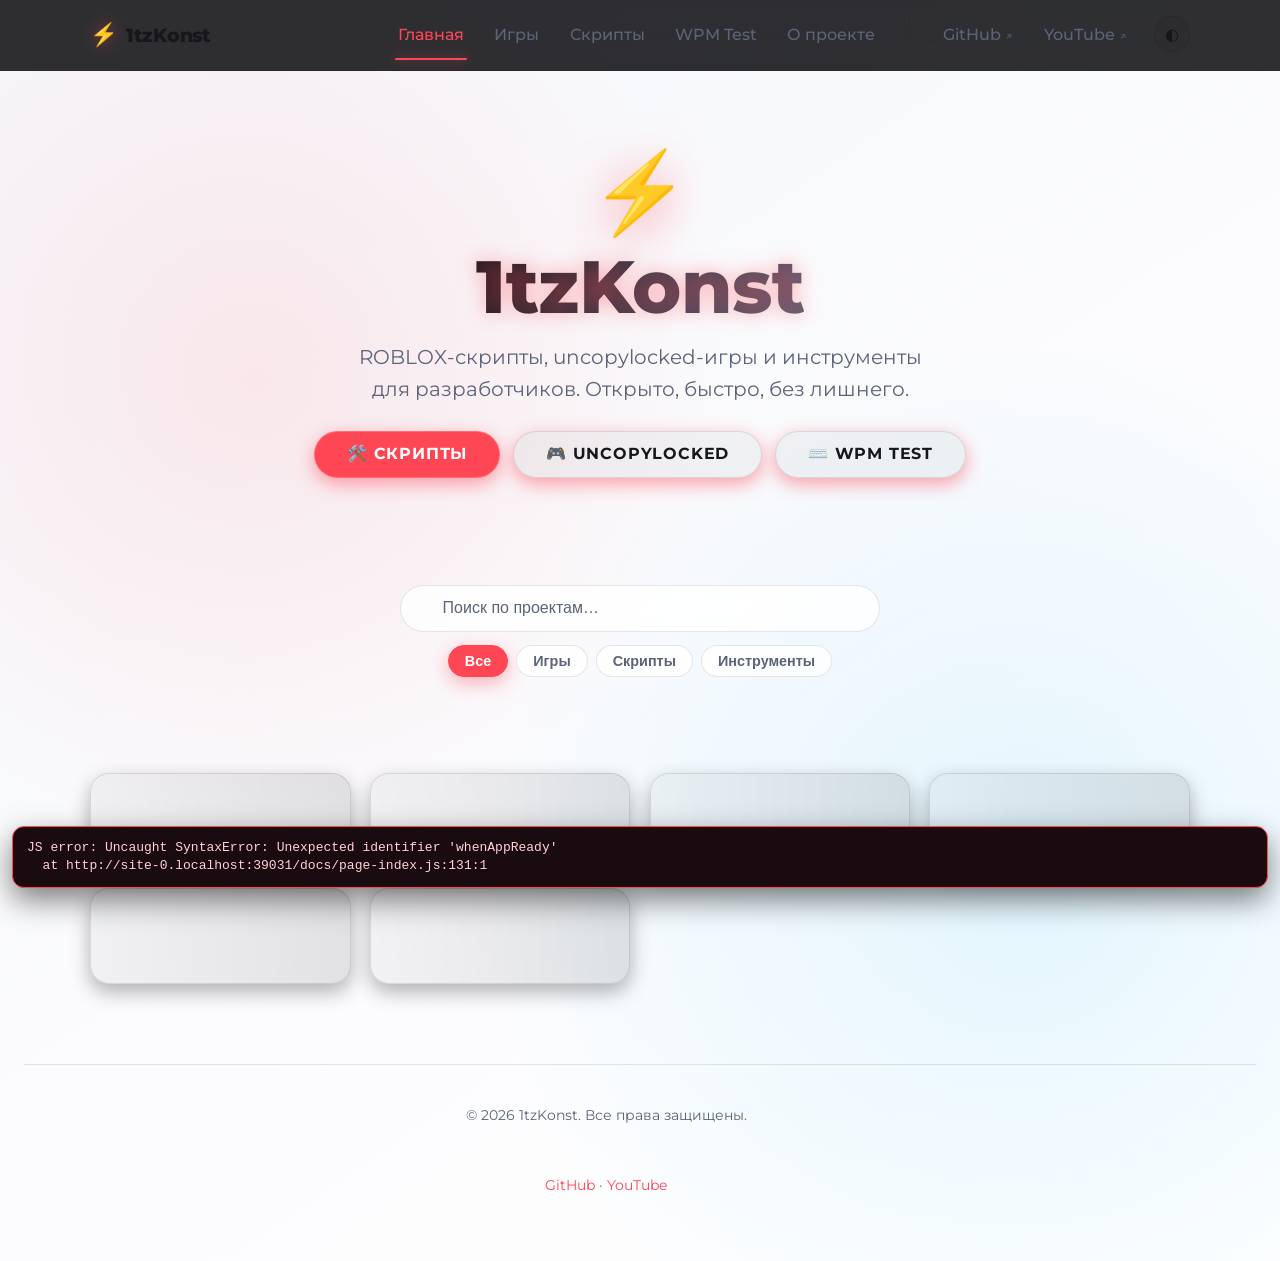
<file: docs/index.html>
<!DOCTYPE html>
<html lang="ru">
<head>
  <meta charset="UTF-8">
  <meta name="viewport" content="width=device-width, initial-scale=1.0, viewport-fit=cover">
  <meta name="theme-color" content="#0b0b0f">

  <title>1tzKonst — ROBLOX скрипты, uncopylocked игры и инструменты</title>
  <meta name="description" content="Официальный сайт 1tzKonst. ROBLOX скрипты (Solara), uncopylocked игры, WPM-тест и открытые инструменты.">
  <meta name="keywords" content="1tzKonst, ROBLOX, scripts, uncopylocked, Roblox games, solara, lua scripts, wpm test">
  <meta name="author" content="1tzKonst">
  <meta name="robots" content="index, follow">
  <link rel="canonical" href="https://itzkonstcreator.github.io/index.html">

  <!-- Open Graph -->
  <meta property="og:title" content="1tzKonst — ROBLOX скрипты, uncopylocked игры и инструменты">
  <meta property="og:description" content="ROBLOX скрипты (Solara), uncopylocked игры, WPM-тест и открытые инструменты.">
  <meta property="og:type" content="website">
  <meta property="og:url" content="https://itzkonstcreator.github.io/">
  <meta property="og:image" content="https://itzkonstcreator.github.io/docs/og-image.svg">
  <meta property="og:locale" content="ru_RU">

  <!-- Twitter -->
  <meta name="twitter:card" content="summary_large_image">
  <meta name="twitter:title" content="1tzKonst — ROBLOX скрипты, uncopylocked игры и инструменты">
  <meta name="twitter:description" content="ROBLOX скрипты (Solara), uncopylocked игры, WPM-тест и открытые инструменты.">
  <meta name="twitter:image" content="https://itzkonstcreator.github.io/docs/og-image.svg">

  <link rel="icon" type="image/svg+xml" href="favicon.svg">
  <link rel="apple-touch-icon" href="og-image.svg">
  <link rel="manifest" href="manifest.webmanifest">

  <link rel="preconnect" href="https://fonts.googleapis.com">
  <link rel="preconnect" href="https://fonts.gstatic.com" crossorigin>
  <link href="https://fonts.googleapis.com/css2?family=Montserrat:wght@400;500;600;700;800&display=swap" rel="stylesheet">

  <link rel="preload" href="styles.css" as="style">
  <link rel="stylesheet" href="styles.css">
  <link rel="preload" href="app.js" as="script">
  <script src="app.js" defer></script>
</head>
<body>
  <main id="main" class="container page">

    <!-- HERO -->
    <section class="hero reveal" style="--i:0">
      <span class="hero-mark" aria-hidden="true">⚡</span>
      <h1 class="hero-title">1tzKonst</h1>
      <p class="hero-subtitle">ROBLOX-скрипты, uncopylocked-игры и инструменты для разработчиков. Открыто, быстро, без лишнего.</p>
      <div class="hero-actions">
        <a href="scripts.html" class="btn">🛠️ Скрипты</a>
        <a href="uncopylocked.html" class="btn btn-ghost">🎮 Uncopylocked</a>
        <a href="wpmtest.html" class="btn btn-ghost">⌨️ WPM Test</a>
      </div>
      <div class="hero-stats" id="heroStats" aria-live="polite"></div>
    </section>

    <!-- SEARCH + FILTER -->
    <section class="toolbar reveal" style="--i:1" aria-label="Поиск и фильтры">
      <div class="search-bar">
        <span class="search-bar-icon" aria-hidden="true">🔍</span>
        <input type="search" id="searchInput" placeholder="Поиск по проектам…" aria-label="Поиск">
      </div>
      <div class="filter-chips" role="tablist" aria-label="Фильтр категорий">
        <button class="filter-chip filter-chip--active" data-filter="all" role="tab" aria-selected="true">Все</button>
        <button class="filter-chip" data-filter="games" role="tab" aria-selected="false">Игры</button>
        <button class="filter-chip" data-filter="scripts" role="tab" aria-selected="false">Скрипты</button>
        <button class="filter-chip" data-filter="tools" role="tab" aria-selected="false">Инструменты</button>
      </div>
    </section>

    <!-- FEATURED STRIP -->
    <section class="featured-strip reveal" style="--i:2" aria-label="Избранные проекты" id="featuredStrip">
      <!-- filled by JS -->
    </section>

    <!-- PROJECT GRID -->
    <section class="cards-grid cards-grid--filterable reveal" id="projects" aria-label="Все проекты">
      <!-- skeletons -->
      <a class="card-mini skeleton" style="height:96px"></a>
      <a class="card-mini skeleton" style="height:96px"></a>
      <a class="card-mini skeleton" style="height:96px"></a>
      <a class="card-mini skeleton" style="height:96px"></a>
      <a class="card-mini skeleton" style="height:96px"></a>
      <a class="card-mini skeleton" style="height:96px"></a>
    </section>

  </main>

  <script src="page-index.js" defer></script>
</body>
</html>
</file>
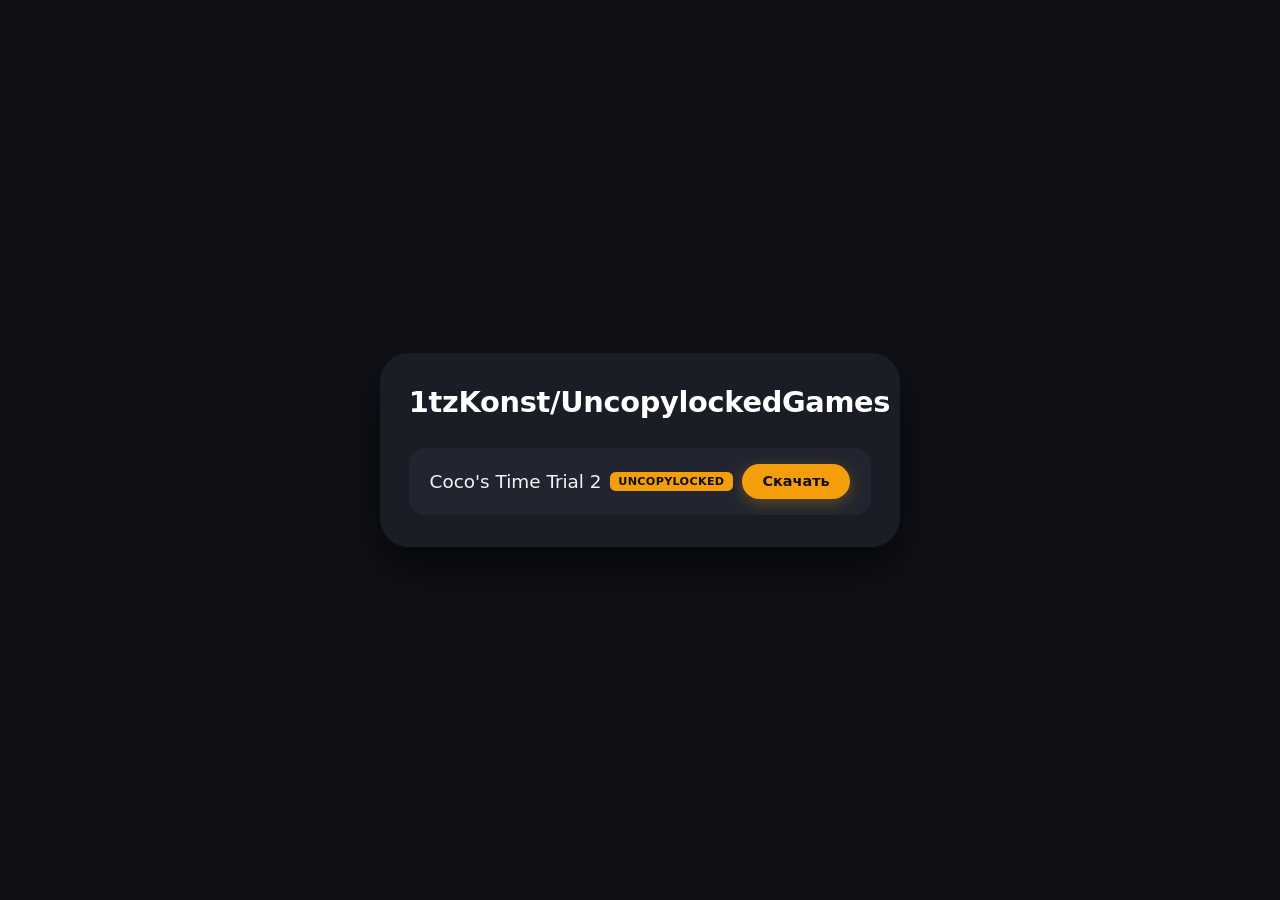
<file: uncopylocked.html>
<!DOCTYPE html>
<html lang="ru">
<head>
  <meta charset="UTF-8">
  <meta name="viewport" content="width=device-width, initial-scale=1.0">
  <title>1tzKonst/UncopylockedGames</title>
  <style>
    * {
      margin: 0;
      padding: 0;
      box-sizing: border-box;
    }

    body {
      background: #0f1117;
      font-family: 'Segoe UI', 'Inter', system-ui, sans-serif;
      min-height: 100vh;
      display: flex;
      align-items: center;
      justify-content: center;
      padding: 1.5rem;
      color: #e0e0e0;
    }

    .container {
      width: 100%;
      max-width: 520px;
      background: #1a1d26;
      border-radius: 1.8rem;
      padding: 2rem 1.8rem;
      box-shadow: 0 20px 40px rgba(0,0,0,0.6);
    }

    h1 {
      font-size: 1.8rem;
      font-weight: 600;
      color: #ffffff;
      margin-bottom: 1.8rem;
      text-align: center;
      letter-spacing: -0.3px;
    }

    .game-row {
      display: flex;
      align-items: center;
      justify-content: space-between;
      background: #22252f;
      border-radius: 1rem;
      padding: 1rem 1.3rem;
      transition: background 0.2s;
    }

    .game-row:hover {
      background: #292d38;
    }

    .game-name {
      font-size: 1.15rem;
      font-weight: 500;
      color: #f3f4f6;
      display: flex;
      align-items: center;
      gap: 0.5rem;
      flex-wrap: wrap;
    }

    .uncopylocked-tag {
      background: #f59e0b;
      color: #0f0f0f;
      font-size: 0.7rem;
      font-weight: 700;
      padding: 0.2rem 0.55rem;
      border-radius: 0.35rem;
      letter-spacing: 0.3px;
      text-transform: uppercase;
    }

    .download-link {
      background: #f59e0b;
      color: #0f0f0f;
      font-weight: 600;
      text-decoration: none;
      padding: 0.6rem 1.3rem;
      border-radius: 2rem;
      font-size: 0.9rem;
      transition: 0.2s;
      white-space: nowrap;
      box-shadow: 0 4px 14px rgba(245, 158, 11, 0.3);
    }

    .download-link:hover {
      background: #fbbf24;
      box-shadow: 0 6px 18px rgba(251, 191, 36, 0.5);
    }
  </style>
</head>
<body>
  <div class="container">
    <h1>1tzKonst/UncopylockedGames</h1>

    <div class="game-row">
      <div class="game-name">
        Coco's Time Trial 2
        <span class="uncopylocked-tag">uncopylocked</span>
      </div>
      <a href="https://drive.google.com/file/d/1-46g7aOlnrwkxvT4r_9yLRfLFMHkFFaK/view?usp=drive_link" 
         target="_blank" 
         rel="noopener noreferrer" 
         class="download-link">
        Скачать
      </a>
    </div>
  </div>
</body>
</html>
</file>
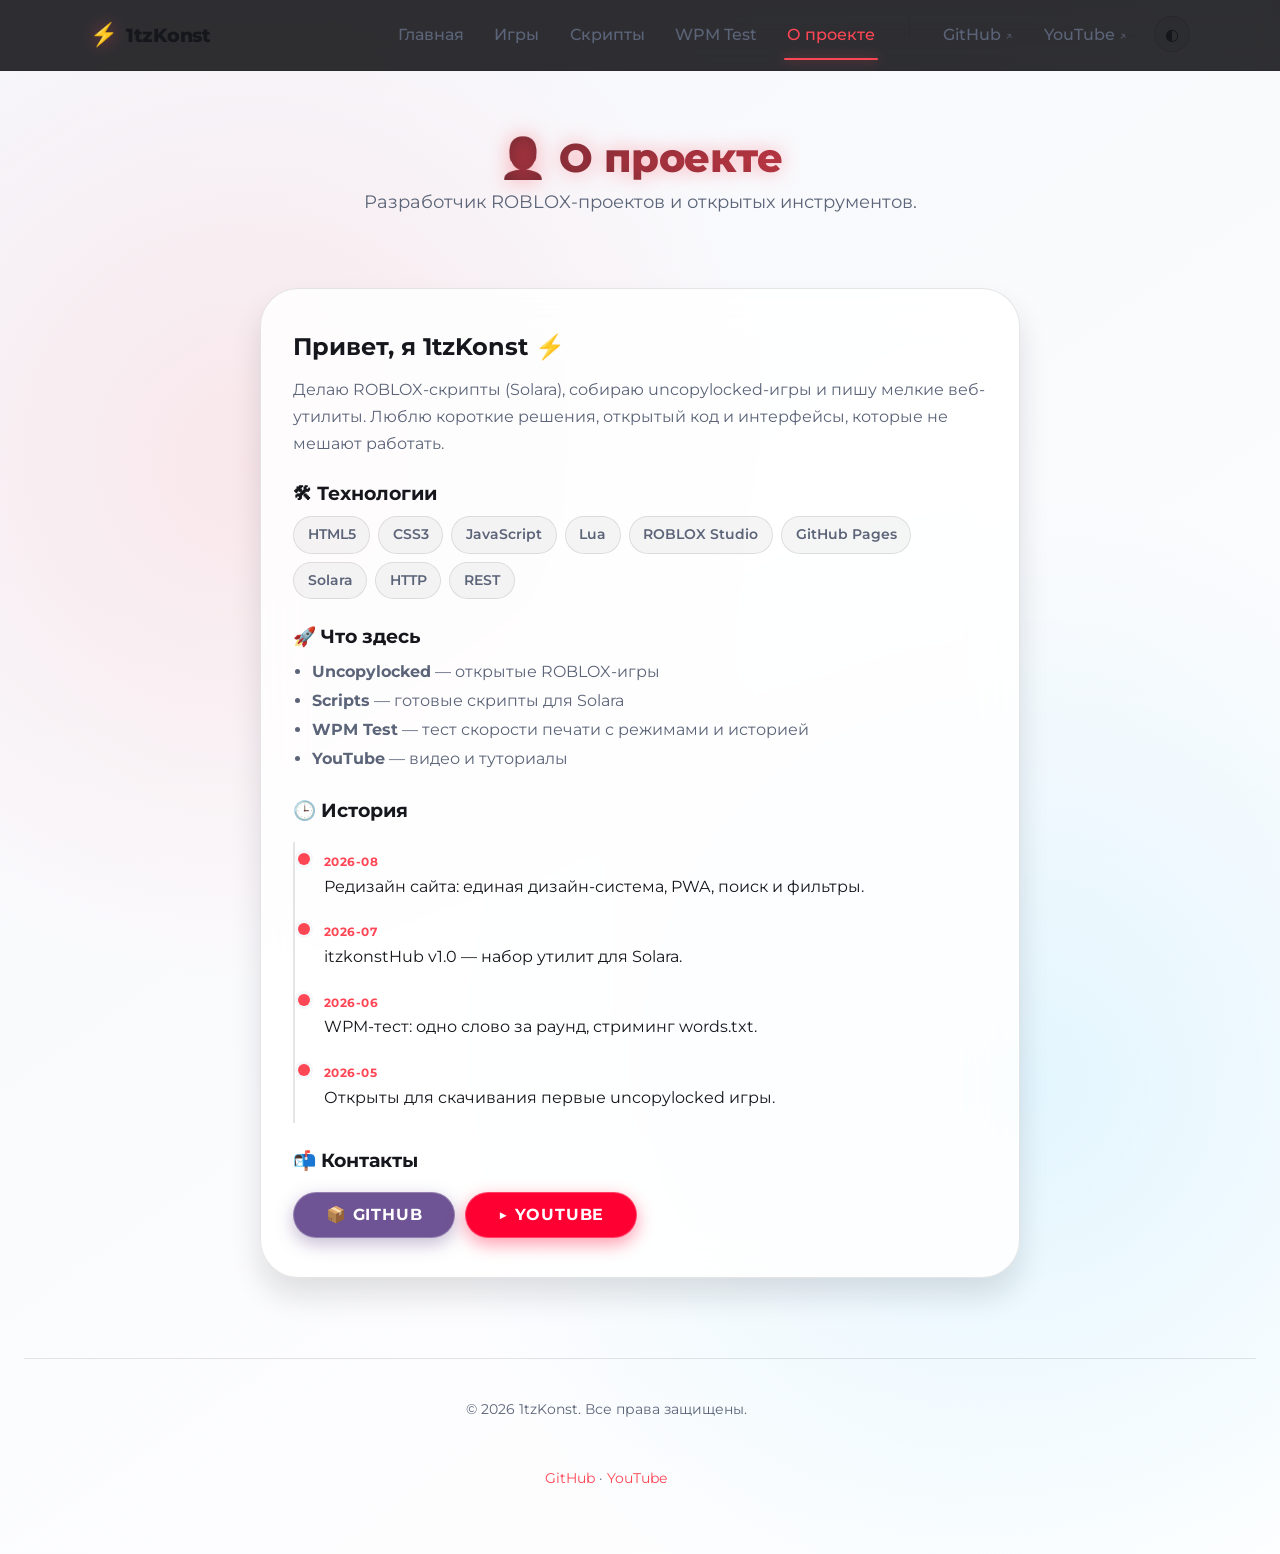
<file: docs/about.html>
<!DOCTYPE html>
<html lang="ru">
<head>
  <meta charset="UTF-8">
  <meta name="viewport" content="width=device-width, initial-scale=1.0">
  <meta name="theme-color" content="#0b0b0f">

  <title>О проекте — 1tzKonst</title>
  <meta name="description" content="Кто такой 1tzKonst, какие инструменты делает и где с ним связаться.">
  <link rel="canonical" href="https://itzkonstcreator.github.io/docs/about.html">

  <meta property="og:title" content="О проекте — 1tzKonst">
  <meta property="og:description" content="Кто такой 1tzKonst и что он делает.">
  <meta property="og:type" content="profile">
  <meta property="og:image" content="https://itzkonstcreator.github.io/docs/og-image.svg">
  <meta name="twitter:card" content="summary_large_image">

  <link rel="icon" type="image/svg+xml" href="favicon.svg">
  <link rel="manifest" href="manifest.webmanifest">

  <link rel="preconnect" href="https://fonts.googleapis.com">
  <link rel="preconnect" href="https://fonts.gstatic.com" crossorigin>
  <link href="https://fonts.googleapis.com/css2?family=Montserrat:wght@400;500;600;700;800&display=swap" rel="stylesheet">

  <link rel="preload" href="styles.css" as="style">
  <link rel="stylesheet" href="styles.css">
  <link rel="preload" href="app.js" as="script">
  <script src="app.js" defer></script>
</head>
<body>
  <main id="main" class="container page">

    <div class="page-header reveal" style="--i:0">
      <h1 class="page-title">👤 О проекте</h1>
      <p class="page-subtitle">Разработчик ROBLOX-проектов и открытых инструментов.</p>
    </div>

    <article class="glass-card reveal" style="--i:1; max-width:760px">
      <h2 style="margin-bottom:0.6rem">Привет, я 1tzKonst ⚡</h2>
      <p style="color:var(--text-secondary); line-height:1.7">
        Делаю ROBLOX-скрипты (Solara), собираю uncopylocked-игры и пишу мелкие веб-утилиты.
        Люблю короткие решения, открытый код и интерфейсы, которые не мешают работать.
      </p>

      <h3 style="margin:1.4rem 0 0.4rem">🛠 Технологии</h3>
      <div class="chip-grid" id="techChips">
        <!-- filled by JS -->
      </div>

      <h3 style="margin:1.4rem 0 0.4rem">🚀 Что здесь</h3>
      <ul style="padding-left:1.2rem; line-height:1.8; color:var(--text-secondary)">
        <li><strong>Uncopylocked</strong> — открытые ROBLOX-игры</li>
        <li><strong>Scripts</strong> — готовые скрипты для Solara</li>
        <li><strong>WPM Test</strong> — тест скорости печати с режимами и историей</li>
        <li><strong>YouTube</strong> — видео и туториалы</li>
      </ul>

      <h3 style="margin:1.4rem 0 0.4rem">🕒 История</h3>
      <ul class="timeline" id="timeline"></ul>

      <h3 style="margin:1.4rem 0 0.4rem">📬 Контакты</h3>
      <div class="about-actions">
        <a class="btn github" href="https://github.com/itzkonstCreator" target="_blank" rel="noopener noreferrer">📦 GitHub</a>
        <a class="btn youtube" href="https://www.youtube.com/@Itzkonst" target="_blank" rel="noopener noreferrer">▶ YouTube</a>
      </div>
    </article>

  </main>

  <script src="page-about.js" defer></script>
</body>
</html>
</file>
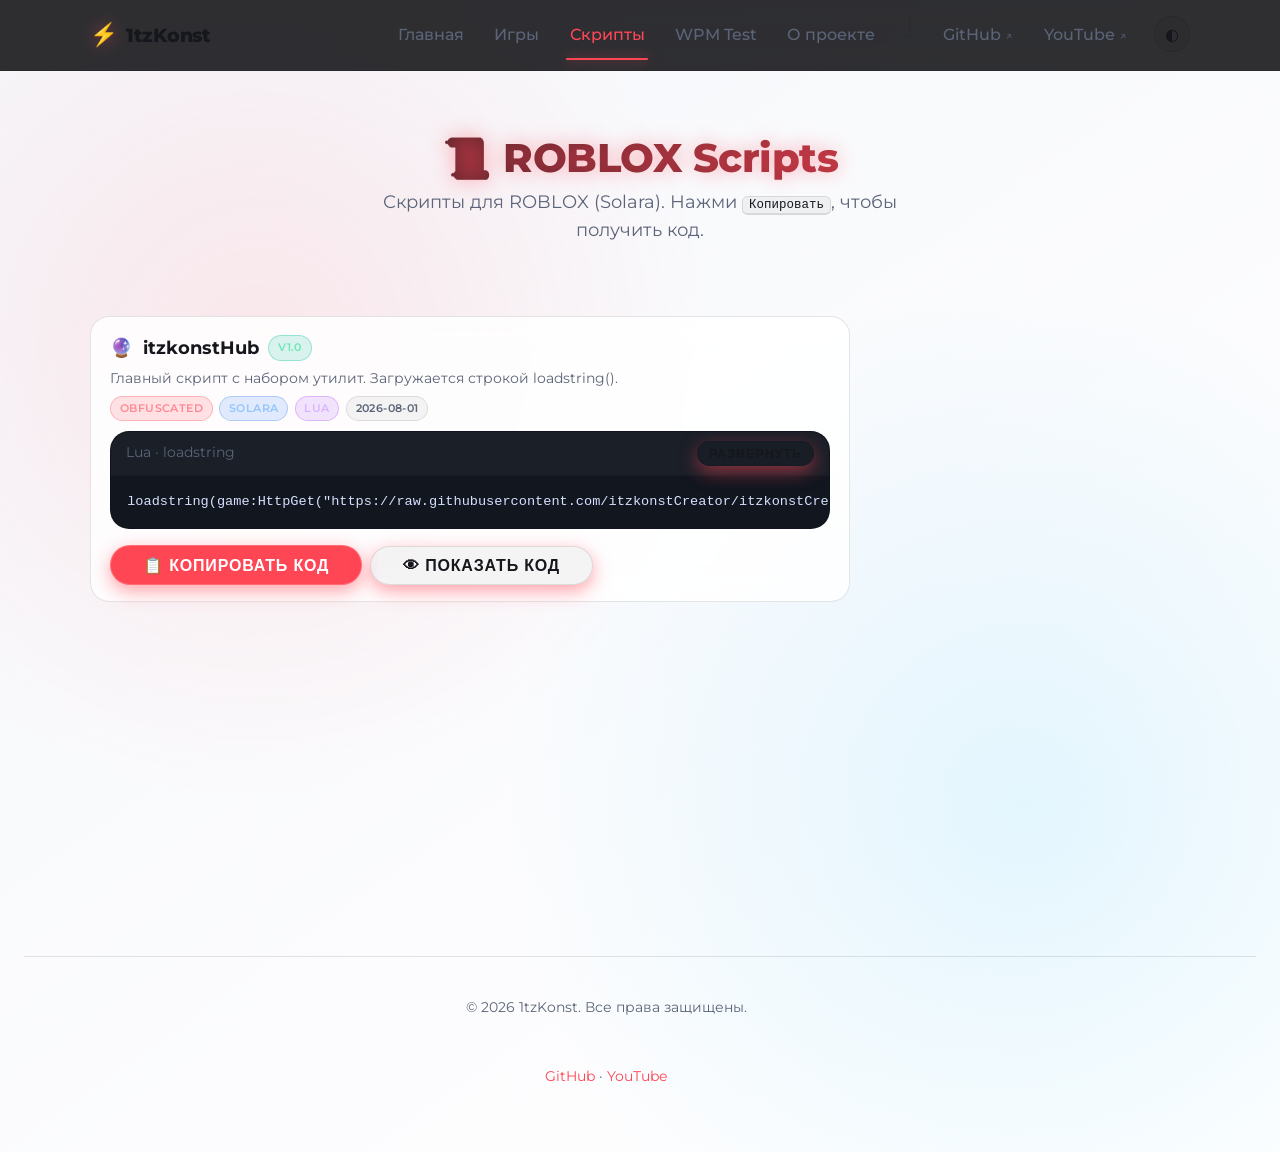
<file: docs/scripts.html>
<!DOCTYPE html>
<html lang="ru">
<head>
  <meta charset="UTF-8">
  <meta name="viewport" content="width=device-width, initial-scale=1.0">
  <meta name="theme-color" content="#0b0b0f">

  <title>ROBLOX Scripts — 1tzKonst</title>
  <meta name="description" content="Скрипты для ROBLOX (Solara). itzkonstHub — набор утилит. Копируй и используй в своих проектах.">
  <link rel="canonical" href="https://itzkonstcreator.github.io/docs/scripts.html">

  <meta property="og:title" content="ROBLOX Scripts — 1tzKonst">
  <meta property="og:description" content="Скрипты для ROBLOX (Solara).">
  <meta property="og:type" content="website">
  <meta property="og:image" content="https://itzkonstcreator.github.io/docs/og-image.svg">
  <meta name="twitter:card" content="summary_large_image">

  <link rel="icon" type="image/svg+xml" href="favicon.svg">
  <link rel="manifest" href="manifest.webmanifest">

  <link rel="preconnect" href="https://fonts.googleapis.com">
  <link rel="preconnect" href="https://fonts.gstatic.com" crossorigin>
  <link href="https://fonts.googleapis.com/css2?family=Montserrat:wght@400;500;600;700;800&display=swap" rel="stylesheet">

  <link rel="preload" href="styles.css" as="style">
  <link rel="stylesheet" href="styles.css">
  <link rel="preload" href="app.js" as="script">
  <script src="app.js" defer></script>
</head>
<body>
  <main id="main" class="container page">

    <div class="page-header reveal" style="--i:0">
      <h1 class="page-title">📜 ROBLOX Scripts</h1>
      <p class="page-subtitle">Скрипты для ROBLOX (Solara). Нажми <span class="kbd">Копировать</span>, чтобы получить код.</p>
    </div>

    <section id="scriptList" class="list" aria-label="Список скриптов" style="width:100%;max-width:760px;display:flex;flex-direction:column;gap:0.8rem">
      <div class="list-card skeleton" style="height:120px"></div>
    </section>

  </main>

  <script src="page-scripts.js" defer></script>

  <style>
    .btn-sm { padding: 0.25rem 0.7rem !important; font-size: 0.8rem !important; }
  </style>
</body>
</html>
</file>
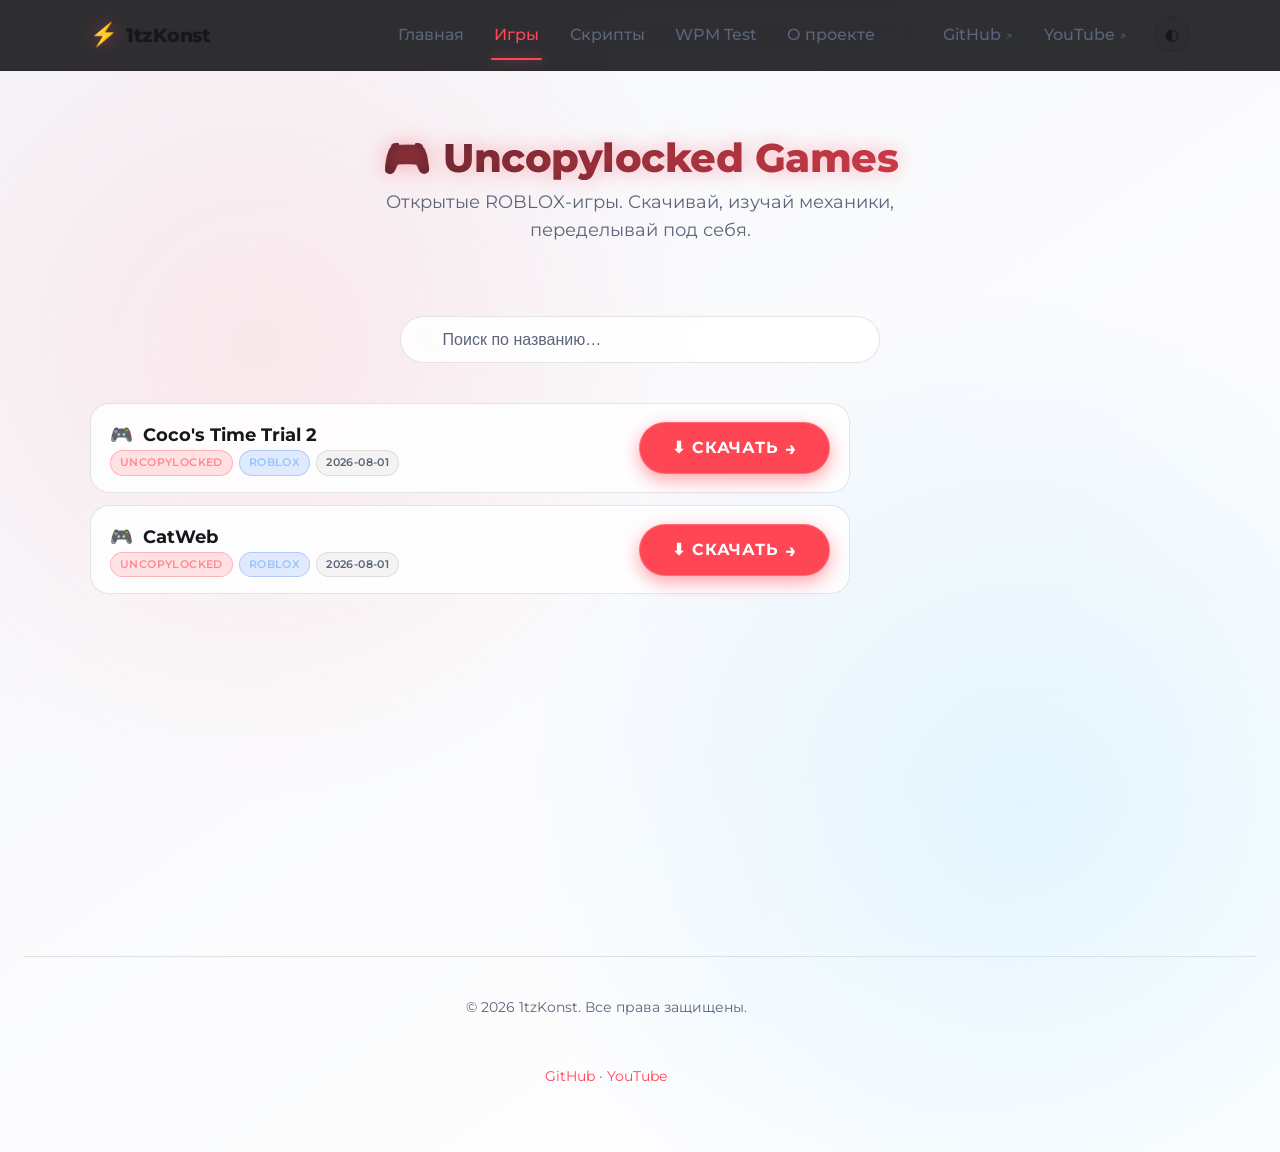
<file: docs/uncopylocked.html>
<!DOCTYPE html>
<html lang="ru">
<head>
  <meta charset="UTF-8">
  <meta name="viewport" content="width=device-width, initial-scale=1.0">
  <meta name="theme-color" content="#0b0b0f">

  <title>Uncopylocked — 1tzKonst</title>
  <meta name="description" content="Открытые для изучения и скачивания ROBLOX-игры (uncopylocked). Коллекция от 1tzKonst.">
  <link rel="canonical" href="https://itzkonstcreator.github.io/docs/uncopylocked.html">

  <meta property="og:title" content="Uncopylocked — 1tzKonst">
  <meta property="og:description" content="Открытые для изучения ROBLOX-игры.">
  <meta property="og:type" content="website">
  <meta property="og:image" content="https://itzkonstcreator.github.io/docs/og-image.svg">
  <meta name="twitter:card" content="summary_large_image">

  <link rel="icon" type="image/svg+xml" href="favicon.svg">
  <link rel="manifest" href="manifest.webmanifest">

  <link rel="preconnect" href="https://fonts.googleapis.com">
  <link rel="preconnect" href="https://fonts.gstatic.com" crossorigin>
  <link href="https://fonts.googleapis.com/css2?family=Montserrat:wght@400;500;600;700;800&display=swap" rel="stylesheet">

  <link rel="preload" href="styles.css" as="style">
  <link rel="stylesheet" href="styles.css">
  <link rel="preload" href="app.js" as="script">
  <script src="app.js" defer></script>
</head>
<body>
  <main id="main" class="container page">

    <div class="page-header reveal" style="--i:0">
      <h1 class="page-title">🎮 Uncopylocked Games</h1>
      <p class="page-subtitle">Открытые ROBLOX-игры. Скачивай, изучай механики, переделывай под себя.</p>
    </div>

    <section class="toolbar reveal" style="--i:1" aria-label="Поиск">
      <div class="search-bar">
        <span class="search-bar-icon" aria-hidden="true">🔍</span>
        <input type="search" id="searchInput" placeholder="Поиск по названию…" aria-label="Поиск">
      </div>
    </section>

    <section id="gamesList" class="list" aria-label="Список игр" style="width:100%;max-width:760px;display:flex;flex-direction:column;gap:0.8rem">
      <!-- skeletons -->
      <div class="list-card skeleton" style="height:78px"></div>
      <div class="list-card skeleton" style="height:78px"></div>
      <div class="list-card skeleton" style="height:78px"></div>
    </section>

  </main>

  <script src="page-uncopylocked.js" defer></script>
</body>
</html>
</file>
<file: docs/styles.css>
/* ==========================================
   Global Styles for 1tzKonst Website
   ========================================== */

/* Reset & Base */
* {
  margin: 0;
  padding: 0;
  box-sizing: border-box;
}

:root {
  /* Color Palette */
  --bg-primary: #0b0b0f;
  --bg-secondary: #1a1a24;
  --bg-card: rgba(20, 22, 30, 0.7);
  --text-primary: #f0f0f0;
  --text-secondary: #a0a5b5;
  --text-muted: #c5c9d6;
  --accent-primary: #ff4655;
  --accent-secondary: #ff5e6b;
  --accent-telegram: #2AABEE;
  --accent-wpm: #00b894;
  --border-color: rgba(255, 255, 255, 0.1);
  --border-accent: rgba(255, 70, 85, 0.5);
  
  /* Spacing */
  --spacing-xs: 0.3rem;
  --spacing-sm: 0.6rem;
  --spacing-md: 1rem;
  --spacing-lg: 1.5rem;
  --spacing-xl: 2rem;
  --spacing-2xl: 2.5rem;
  --spacing-3xl: 3rem;
  
  /* Typography */
  --font-main: 'Montserrat', sans-serif;
  --font-size-xs: 0.75rem;
  --font-size-sm: 0.85rem;
  --font-size-base: 1rem;
  --font-size-lg: 1.25rem;
  --font-size-xl: 2rem;
  --font-size-2xl: 4.2rem;
  
  /* Effects */
  --shadow-card: 0 20px 35px rgba(0, 0, 0, 0.5);
  --shadow-hover: 0 28px 45px rgba(0, 0, 0, 0.7);
  --shadow-accent: 0 0 30px rgba(255, 70, 85, 0.25);
  --shadow-button: 0 6px 18px rgba(255, 70, 85, 0.5);
  --transition: 0.25s ease;
}

html {
  scroll-behavior: smooth;
}

body {
  font-family: var(--font-main);
  background: linear-gradient(145deg, var(--bg-primary) 0%, var(--bg-secondary) 100%);
  min-height: 100vh;
  color: var(--text-primary);
  display: flex;
  flex-direction: column;
  align-items: center;
  justify-content: center;
  padding: 1.5rem;
  position: relative;
  overflow-x: hidden;
  line-height: 1.6;
}

/* Decorative Background */
body::before {
  content: "";
  position: absolute;
  top: 0;
  left: 0;
  width: 100%;
  height: 100%;
  background-image: 
    radial-gradient(circle at 20% 30%, rgba(255, 70, 85, 0.08) 0%, transparent 30%),
    radial-gradient(circle at 80% 70%, rgba(0, 180, 255, 0.1) 0%, transparent 40%);
  pointer-events: none;
  z-index: 0;
}

/* Container */
.container {
  position: relative;
  z-index: 2;
  width: 100%;
  max-width: 1100px;
  display: flex;
  flex-direction: column;
  align-items: center;
  gap: var(--spacing-2xl);
}

/* Header Section */
.header {
  text-align: center;
  display: flex;
  flex-direction: column;
  align-items: center;
  gap: var(--spacing-sm);
  animation: fadeInDown 0.8s ease-out;
}

.creator-badge {
  background: rgba(255, 255, 255, 0.05);
  backdrop-filter: blur(12px);
  border: 1px solid var(--border-color);
  border-radius: 3rem;
  padding: 0.5rem 1.8rem;
  font-weight: 600;
  font-size: var(--font-size-base);
  letter-spacing: 1px;
  color: var(--accent-primary);
  text-transform: uppercase;
  box-shadow: var(--shadow-card);
  animation: pulse 3s infinite;
}

h1 {
  font-size: clamp(2.8rem, 10vw, var(--font-size-2xl));
  font-weight: 800;
  background: linear-gradient(to right, #ffffff, #c0c0d0);
  -webkit-background-clip: text;
  -webkit-text-fill-color: transparent;
  background-clip: text;
  text-shadow: 0 0 20px rgba(255,70,85,0.4);
  letter-spacing: -0.5px;
  line-height: 1.1;
  animation: fadeInUp 0.8s ease-out 0.2s both;
}

.subtitle {
  font-size: var(--font-size-lg);
  font-weight: 400;
  color: var(--text-secondary);
  max-width: 500px;
  margin-top: var(--spacing-xs);
  animation: fadeInUp 0.8s ease-out 0.4s both;
}

/* Cards Grid */
.cards-grid {
  display: flex;
  flex-wrap: wrap;
  justify-content: center;
  align-items: stretch;
  gap: var(--spacing-xl);
  width: 100%;
  margin-top: 1rem;
  animation: fadeIn 1s ease-out 0.6s both;
}

.card {
  background: var(--bg-card);
  backdrop-filter: blur(16px);
  border-radius: 2.5rem;
  border: 1px solid var(--border-color);
  padding: var(--spacing-2xl) var(--spacing-xl) calc(var(--spacing-2xl) + 0.2rem);
  flex: 1 1 320px;
  max-width: 420px;
  display: flex;
  flex-direction: column;
  align-items: center;
  text-align: center;
  transition: transform 0.25s ease, box-shadow 0.3s ease, border-color 0.2s;
  box-shadow: var(--shadow-card);
  position: relative;
  overflow: hidden;
  animation: fadeInUp 0.6s ease-out both;
}

.card:nth-child(1) { animation-delay: 0.7s; }
.card:nth-child(2) { animation-delay: 0.8s; }
.card:nth-child(3) { animation-delay: 0.9s; }
.card:nth-child(4) { animation-delay: 1.0s; }

.card:hover {
  transform: translateY(-8px);
  border-color: var(--border-accent);
  box-shadow: var(--shadow-hover), var(--shadow-accent);
}

.card-icon {
  font-size: 3.5rem;
  margin-bottom: var(--spacing-sm);
  filter: drop-shadow(0 8px 12px rgba(0,0,0,0.5));
  background: rgba(255,255,255,0.05);
  width: 90px;
  height: 90px;
  display: flex;
  align-items: center;
  justify-content: center;
  border-radius: 50%;
  backdrop-filter: blur(5px);
  font-weight: 500;
  color: #e0e0ff;
  transition: transform 0.3s ease;
}

.card:hover .card-icon {
  transform: scale(1.1) rotate(5deg);
}

.card h2 {
  font-size: 2rem;
  font-weight: 700;
  margin-bottom: var(--spacing-sm);
  color: #fff;
  letter-spacing: -0.3px;
}

.card-tag {
  background: var(--accent-primary);
  color: white;
  font-weight: 700;
  font-size: var(--font-size-sm);
  padding: var(--spacing-xs) var(--spacing-md);
  border-radius: 2rem;
  margin-bottom: var(--spacing-sm);
  letter-spacing: 0.5px;
  text-transform: uppercase;
}

.card p {
  color: var(--text-muted);
  font-weight: 400;
  line-height: 1.5;
  margin-bottom: var(--spacing-xl);
  flex: 1;
  font-size: 0.98rem;
}

/* Buttons */
.btn {
  background: var(--accent-primary);
  border: none;
  padding: var(--spacing-sm) var(--spacing-xl);
  border-radius: 3rem;
  font-weight: 700;
  font-size: var(--font-size-base);
  letter-spacing: 0.8px;
  color: white;
  text-decoration: none;
  display: inline-flex;
  align-items: center;
  gap: 0.4rem;
  transition: all 0.25s ease;
  box-shadow: var(--shadow-button);
  border: 1px solid rgba(255,255,255,0.2);
  margin-top: auto;
  text-transform: uppercase;
  position: relative;
  overflow: hidden;
}

.btn::before {
  content: '';
  position: absolute;
  top: 50%;
  left: 50%;
  width: 0;
  height: 0;
  border-radius: 50%;
  background: rgba(255,255,255,0.3);
  transform: translate(-50%, -50%);
  transition: width 0.6s ease, height 0.6s ease;
}

.btn:hover::before {
  width: 300px;
  height: 300px;
}

.btn:hover {
  background: var(--accent-secondary);
  box-shadow: 0 10px 24px rgba(255, 70, 85, 0.7);
  transform: scale(1.03);
  color: #fff;
}

.btn i {
  font-style: normal;
  font-size: 1.2rem;
  transition: transform 0.2s;
}

.btn:hover i {
  transform: translateX(3px);
}

/* Specific Button Styles */
.btn.telegram {
  background: var(--accent-telegram);
  box-shadow: 0 6px 18px rgba(42, 171, 238, 0.5);
  border: 1px solid rgba(255,255,255,0.25);
}

.btn.telegram:hover {
  background: #3db4f0;
  box-shadow: 0 10px 24px rgba(42, 171, 238, 0.7);
}

.btn.wpm {
  background: var(--accent-wpm);
  box-shadow: 0 6px 18px rgba(0, 184, 148, 0.5);
  border: 1px solid rgba(255,255,255,0.25);
}

.btn.wpm:hover {
  background: #00ce9e;
  box-shadow: 0 10px 24px rgba(0, 184, 148, 0.7);
}

/* Animations */
@keyframes fadeIn {
  from {
    opacity: 0;
  }
  to {
    opacity: 1;
  }
}

@keyframes fadeInUp {
  from {
    opacity: 0;
    transform: translateY(30px);
  }
  to {
    opacity: 1;
    transform: translateY(0);
  }
}

@keyframes fadeInDown {
  from {
    opacity: 0;
    transform: translateY(-30px);
  }
  to {
    opacity: 1;
    transform: translateY(0);
  }
}

@keyframes pulse {
  0%, 100% {
    transform: scale(1);
    box-shadow: 0 8px 20px rgba(0,0,0,0.3);
  }
  50% {
    transform: scale(1.02);
    box-shadow: 0 12px 25px rgba(255,70,85,0.2);
  }
}

/* Responsive Design */
@media (max-width: 768px) {
  body {
    padding: 1rem;
  }
  
  .container {
    gap: var(--spacing-xl);
  }
  
  .header {
    gap: var(--spacing-xs);
  }
  
  h1 {
    font-size: 2.5rem;
  }
  
  .cards-grid {
    gap: var(--spacing-lg);
  }
  
  .card {
    padding: var(--spacing-xl) var(--spacing-lg);
    max-width: 100%;
  }
  
  .card-icon {
    width: 70px;
    height: 70px;
    font-size: 2.5rem;
  }
  
  .card h2 {
    font-size: 1.5rem;
  }
  
  .subtitle {
    font-size: 1rem;
  }
}

/* Navigation Header (optional) */
.nav-header {
  position: fixed;
  top: 0;
  left: 0;
  right: 0;
  background: rgba(11, 11, 15, 0.85);
  backdrop-filter: blur(15px);
  padding: var(--spacing-md);
  z-index: 100;
  border-bottom: 1px solid var(--border-color);
}

.nav-content {
  max-width: 1100px;
  margin: 0 auto;
  display: flex;
  justify-content: space-between;
  align-items: center;
}

.nav-logo {
  font-weight: 700;
  font-size: 1.2rem;
  color: var(--text-primary);
  text-decoration: none;
  display: flex;
  align-items: center;
  gap: var(--spacing-xs);
}

.nav-links {
  display: flex;
  gap: var(--spacing-lg);
}

.nav-link {
  color: var(--text-secondary);
  text-decoration: none;
  font-weight: 500;
  font-size: var(--font-size-base);
  transition: color 0.2s ease;
}

.nav-link:hover {
  color: var(--accent-primary);
}

/* Footer */
.footer {
  text-align: center;
  padding: var(--spacing-2xl) var(--spacing-xl);
  color: var(--text-secondary);
  font-size: var(--font-size-sm);
  margin-top: var(--spacing-xl);
  border-top: 1px solid var(--border-color);
  width: 100%;
}

.footer a {
  color: var(--accent-primary);
  text-decoration: none;
  transition: color 0.2s ease;
}

.footer a:hover {
  text-decoration: underline;
}

/* Loading Spinner */
.loading-spinner {
  display: flex;
  align-items: center;
  justify-content: center;
  height: 200px;
}

.spinner {
  width: 40px;
  height: 40px;
  border: 4px solid rgba(255,255,255,0.1);
  border-top: 4px solid var(--accent-primary);
  border-radius: 50%;
  animation: spin 1s linear infinite;
}

@keyframes spin {
  0% { transform: rotate(0deg); }
  100% { transform: rotate(360deg); }
}

/* ==========================================
   Page-specific Styles
   ========================================== */

/* Single Game Cards (uncopylocked.html, scripts.html) */
.game-list-container {
  width: 100%;
  max-width: 520px;
  margin: 0 auto;
  padding: 2rem 1.5rem;
}

.game-card {
  background: var(--bg-card);
  backdrop-filter: blur(16px);
  border-radius: 1.2rem;
  padding: 1.2rem 1.5rem;
  margin-bottom: var(--spacing-md);
  display: flex;
  align-items: center;
  justify-content: space-between;
  border: 1px solid var(--border-color);
  transition: all 0.25s ease;
}

.game-card:hover {
  transform: translateX(5px);
  border-color: var(--border-accent);
  box-shadow: 0 8px 20px rgba(255, 70, 85, 0.15);
}

.game-title {
  display: flex;
  align-items: center;
  gap: 0.75rem;
  font-size: 1.25rem;
  font-weight: 600;
  color: var(--text-primary);
}

.game-tag {
  background: var(--accent-primary);
  color: white;
  font-size: 0.65rem;
  font-weight: 700;
  padding: 0.2rem 0.6rem;
  border-radius: 0.35rem;
  text-transform: uppercase;
  letter-spacing: 0.3px;
}

.game-link {
  background: var(--accent-primary);
  color: white;
  padding: 0.7rem 1.5rem;
  border-radius: 2rem;
  text-decoration: none;
  font-weight: 600;
  font-size: 0.95rem;
  transition: all 0.2s ease;
  white-space: nowrap;
  border: 1px solid rgba(255,255,255,0.2);
  display: inline-flex;
  align-items: center;
  gap: 0.4rem;
}

.game-link:hover {
  background: var(--accent-secondary);
  box-shadow: 0 6px 15px rgba(255, 70, 85, 0.5);
  transform: scale(1.02);
}

.game-link i {
  font-style: normal;
  transition: transform 0.2s;
}

.game-link:hover i {
  transform: translateX(3px);
}

/* WPM Test Page Styles */
.wpm-container {
  width: 100%;
  max-width: 580px;
  background: var(--bg-card);
  backdrop-filter: blur(22px);
  -webkit-backdrop-filter: blur(22px);
  border-radius: 2.8rem;
  box-shadow: var(--shadow-card), 0 0 40px rgba(0,0,0,0.6);
  border: 1px solid var(--border-color);
  padding: 2.5rem 2rem;
  margin: 0 auto;
}

.wpm-header {
  text-align: center;
  margin-bottom: 1.5rem;
}

.wpm-title {
  font-size: 2.2rem;
  font-weight: 600;
  margin-bottom: 0.5rem;
  color: var(--text-primary);
}

.wpm-subtitle {
  font-size: 1rem;
  color: var(--text-secondary);
}

.wpm-stats {
  display: flex;
  justify-content: space-between;
  align-items: center;
  background: rgba(10, 14, 26, 0.6);
  border-radius: 2rem;
  padding: 0.8rem 1.5rem;
  margin-bottom: 1.5rem;
  border: 1px solid var(--border-color);
  flex-wrap: wrap;
  gap: 0.5rem;
}

.stat-item {
  display: flex;
  flex-direction: column;
  gap: 0.25rem;
}

.stat-label {
  font-size: 0.7rem;
  text-transform: uppercase;
  color: var(--text-secondary);
  font-weight: 500;
  letter-spacing: 1px;
}

.stat-value {
  font-size: 1.8rem;
  font-weight: 700;
  color: var(--text-primary);
  line-height: 1;
}

.wpm-word-display {
  background: var(--bg-primary);
  border-radius: 1.8rem;
  padding: 2rem;
  margin-bottom: 1.5rem;
  text-align: center;
  border: 1px solid var(--border-color);
  box-shadow: inset 0 8px 20px rgba(0,0,0,0.8);
}

.current-word {
  font-size: 4rem;
  font-weight: 700;
  color: var(--text-primary);
  word-break: break-word;
  line-height: 1.2;
  text-shadow: 0 0 20px rgba(255,70,85,0.3);
}

.wpm-input-area {
  display: flex;
  flex-direction: column;
  gap: 1rem;
  margin-bottom: 1.5rem;
}

.wpm-input {
  background: var(--bg-primary);
  border: 2px solid var(--border-color);
  border-radius: 2rem;
  padding: 0.9rem 1.5rem;
  font-size: 1.3rem;
  color: var(--text-primary);
  text-align: center;
  font-weight: 500;
  outline: none;
  transition: all 0.2s ease;
  width: 100%;
}

.wpm-input:focus {
  border-color: var(--accent-primary);
  box-shadow: 0 0 20px rgba(255,70,85,0.3);
}

.wpm-buttons {
  display: flex;
  gap: 0.8rem;
  flex-wrap: wrap;
}

.wpm-btn {
  background: var(--bg-card);
  backdrop-filter: blur(12px);
  border: 1px solid var(--border-color);
  padding: 0.8rem 1.5rem;
  border-radius: 2rem;
  font-weight: 600;
  font-size: 0.95rem;
  color: var(--text-primary);
  cursor: pointer;
  transition: all 0.2s ease;
  display: flex;
  align-items: center;
  gap: 0.4rem;
  flex: 1;
  justify-content: center;
}

.wpm-btn:hover:not(:disabled) {
  background: var(--accent-primary);
  border-color: var(--accent-primary);
  transform: scale(1.02);
  box-shadow: var(--shadow-button);
}

.wpm-btn:disabled {
  opacity: 0.4;
  cursor: not-allowed;
}

.wpm-feedback {
  min-height: 2rem;
  text-align: center;
  font-weight: 500;
  padding: 0.8rem;
  border-radius: 1rem;
}

.wpm-feedback.correct {
  background: rgba(0, 184, 148, 0.1);
  color: var(--accent-wpm);
  border: 1px solid rgba(0, 184, 148, 0.3);
}

.wpm-feedback.incorrect {
  background: rgba(255, 70, 85, 0.1);
  color: var(--accent-primary);
  border: 1px solid rgba(255, 70, 85, 0.3);
}

/* Script Cards Styles */
.script-list {
  display: flex;
  flex-direction: column;
  gap: var(--spacing-md);
  width: 100%;
}

.script-card {
  background: var(--bg-card);
  border-radius: 1.5rem;
  padding: 1.5rem;
  border: 1px solid var(--border-color);
  display: flex;
  align-items: center;
  justify-content: space-between;
  flex-wrap: wrap;
  gap: 1rem;
  transition: all 0.2s ease;
}

.script-card:hover {
  transform: translateY(-3px);
  border-color: var(--border-accent);
  box-shadow: var(--shadow-card);
}

.script-header {
  display: flex;
  align-items: center;
  gap: 1rem;
}

.script-icon {
  font-size: 2.5rem;
}

.script-info {
  display: flex;
  flex-direction: column;
  gap: 0.25rem;
}

.script-name {
  font-size: 1.3rem;
  font-weight: 700;
  color: var(--text-primary);
}

.script-desc {
  font-size: 0.9rem;
  color: var(--text-secondary);
}

.script-meta {
  display: flex;
  gap: 0.5rem;
  flex-wrap: wrap;
}

.meta-tag {
  padding: 0.25rem 0.8rem;
  border-radius: 1rem;
  font-size: 0.75rem;
  font-weight: 600;
  text-transform: uppercase;
  letter-spacing: 0.5px;
}

.meta-purple {
  background: rgba(168, 85, 247, 0.15);
  color: #d8b4fe;
}

.meta-green {
  background: rgba(16, 185, 129, 0.15);
  color: #6ee7b7;
}

.meta-blue {
  background: rgba(59, 130, 246, 0.15);
  color: #93c5fd;
}

.script-actions {
  display: flex;
  gap: 0.5rem;
  flex-wrap: wrap;
}

.script-btn {
  padding: 0.6rem 1.2rem;
  border-radius: 1rem;
  font-weight: 600;
  font-size: 0.9rem;
  cursor: pointer;
  transition: all 0.2s ease;
  border: 1px solid var(--border-color);
  display: flex;
  align-items: center;
  gap: 0.4rem;
  background: var(--bg-secondary);
  color: var(--text-primary);
}

.script-btn:hover {
  background: var(--accent-primary);
  border-color: var(--accent-primary);
  color: white;
  transform: scale(1.02);
}

/* Status Bar */
.status-bar {
  margin-top: 2rem;
  padding: 1rem 1.5rem;
  border-radius: 1rem;
  background: rgba(10, 14, 26, 0.6);
  border: 1px solid var(--border-color);
  display: flex;
  align-items: center;
  gap: 1rem;
  flex-wrap: wrap;
  color: var(--text-secondary);
  font-size: 0.95rem;
}

.status-indicator {
  width: 10px;
  height: 10px;
  border-radius: 50%;
  background: var(--accent-primary);
  display: inline-block;
}

.status-indicator.success {
  background: var(--accent-wpm);
}

.status-indicator.error {
  background: var(--accent-primary);
}

.status-message {
  flex: 1;
}

.status-message.ok {
  color: var(--accent-wpm);
}

.status-message.error {
  color: var(--accent-primary);
}

/* Uncopylocked Page Styles */
.uncopylocked-list {
  width: 100%;
  max-width: 520px;
  margin: 0 auto;
}

.uncopylocked-card {
  background: var(--bg-card);
  border-radius: 1.2rem;
  padding: 1.2rem 1.5rem;
  margin-bottom: var(--spacing-md);
  display: flex;
  align-items: center;
  justify-content: space-between;
  border: 1px solid var(--border-color);
  transition: all 0.2s ease;
}

.uncopylocked-card:hover {
  border-color: var(--border-accent);
  box-shadow: 0 8px 20px rgba(255, 70, 85, 0.15);
  transform: translateX(5px);
}

.uncopylocked-title {
  display: flex;
  align-items: center;
  gap: 0.75rem;
  font-size: 1.25rem;
  font-weight: 600;
  color: var(--text-primary);
}

.uncopylocked-tag {
  background: var(--accent-primary);
  color: white;
  font-size: 0.65rem;
  font-weight: 700;
  padding: 0.2rem 0.6rem;
  border-radius: 0.35rem;
  text-transform: uppercase;
  letter-spacing: 0.3px;
}

.uncopylocked-link {
  background: var(--accent-primary);
  color: white;
  padding: 0.7rem 1.5rem;
  border-radius: 2rem;
  text-decoration: none;
  font-weight: 600;
  font-size: 0.95rem;
  transition: all 0.2s ease;
  white-space: nowrap;
  border: 1px solid rgba(255,255,255,0.2);
  display: inline-flex;
  align-items: center;
  gap: 0.4rem;
}

.uncopylocked-link:hover {
  background: var(--accent-secondary);
  box-shadow: 0 6px 15px rgba(255, 70, 85, 0.5);
  transform: scale(1.02);
}

/* Common Page Styles */
.page-header {
  text-align: center;
  margin-bottom: 2rem;
}

.page-title {
  font-size: 2.5rem;
  font-weight: 800;
  margin-bottom: 0.5rem;
  background: linear-gradient(to right, var(--text-primary), var(--accent-primary));
  -webkit-background-clip: text;
  -webkit-text-fill-color: transparent;
  background-clip: text;
}

.page-subtitle {
  font-size: 1.1rem;
  color: var(--text-secondary);
  max-width: 600px;
  margin: 0 auto;
}

.back-link {
  display: inline-flex;
  align-items: center;
  gap: 0.5rem;
  color: var(--text-secondary);
  text-decoration: none;
  font-weight: 500;
  margin-bottom: 1.5rem;
  padding: 0.6rem 1.2rem;
  border-radius: 1rem;
  transition: all 0.2s ease;
  background: var(--bg-card);
  border: 1px solid var(--border-color);
}

.back-link:hover {
  color: var(--accent-primary);
  border-color: var(--border-accent);
  transform: translateX(-3px);
}

/* Utility Classes */
.hidden {
  display: none;
}

.text-center {
  text-align: center;
}

.flex {
  display: flex;
}

.flex-center {
  display: flex;
  align-items: center;
  justify-content: center;
}

.gap-sm { gap: var(--spacing-sm); }
.gap-md { gap: var(--spacing-md); }
.gap-lg { gap: var(--spacing-lg); }
.gap-xl { gap: var(--spacing-xl); }

/* Responsive Adjustments */
@media (max-width: 768px) {
  .wpm-title {
    font-size: 1.8rem;
  }
  
  .current-word {
    font-size: 3rem;
  }
  
  .script-card {
    flex-direction: column;
    align-items: stretch;
  }
  
  .script-actions {
    justify-content: flex-start;
  }
  
  .uncopylocked-card {
    flex-direction: column;
    text-align: center;
    gap: 1rem;
  }
  
  .uncopylocked-link {
    width: 100%;
    justify-content: center;
  }
}

/* Print Styles */
@media print {
  .nav-header,
  .script-actions,
  .back-link,
  .game-link,
  .uncopylocked-link {
    display: none !important;
  }
  
  body {
    background: white;
    color: black;
  }
  
  .card,
  .script-card,
  .game-card,
  .uncopylocked-card {
    background: white;
    border: 1px solid #ddd;
    box-shadow: none;
  }
}

/* ==========================================
   Compact Cards (Mini Cards)
   ========================================== */

.card-mini {
  display: flex;
  align-items: center;
  gap: 1rem;
  background: rgba(20, 22, 30, 0.85);
  backdrop-filter: blur(16px);
  border-radius: 1.2rem;
  border: 1px solid var(--border-color);
  padding: 1rem 1.2rem;
  text-decoration: none;
  color: #ffffff !important;
  transition: all 0.25s ease;
  box-shadow: 0 8px 20px rgba(0, 0, 0, 0.3);
  min-width: 200px;
  flex: 1 1 calc(33.333% - 1rem);
  max-width: 280px;
}

.card-mini:hover {
  transform: translateY(-4px);
  border-color: var(--border-accent);
  box-shadow: 0 12px 25px rgba(0, 0, 0, 0.5), 0 0 20px rgba(255, 70, 85, 0.15);
  color: #ffffff !important;
}

.card-mini-icon {
  font-size: 2rem;
  width: 50px;
  height: 50px;
  display: flex;

  align-items: center;
  justify-content: center;
  background: rgba(255, 255, 255, 0.05);
  border-radius: 50%;
  flex-shrink: 0;
}

.card-mini-content h3 {
  font-size: 1.1rem;
  font-weight: 700;
  margin-bottom: 0.2rem;
  color: #ffffff !important;
}

.card-mini-content h3,
.card-mini-content h3:visited,
.card-mini:hover .card-mini-content h3 {
  color: #ffffff !important;
}

.card-mini-content p {
  font-size: 0.85rem;
  color: #a0a5b5 !important;
  margin: 0;
}

.card-mini-content p,
.card-mini-content p:visited,
.card-mini:hover .card-mini-content p {
  color: #a0a5b5 !important;
}

/* Special card styles */
.card-mini-youtube:hover {
  border-color: #ff0000;
  box-shadow: 0 12px 25px rgba(0, 0, 0, 0.5), 0 0 20px rgba(255, 0, 0, 0.2);
}

.card-mini-github:hover {
  border-color: #6e5494;
  box-shadow: 0 12px 25px rgba(0, 0, 0, 0.5), 0 0 20px rgba(110, 84, 148, 0.2);
}

@media (max-width: 768px) {
  .card-mini {
    flex: 1 1 calc(50% - 0.5rem);
    min-width: 150px;
  }
  
  .card-mini-icon {
    font-size: 1.5rem;
    width: 40px;
    height: 40px;
  }
  
  .card-mini-content h3 {
    font-size: 1rem;
  }
  
  .card-mini-content p {
    font-size: 0.75rem;
  }
}

@media (max-width: 480px) {
  .card-mini {
    flex: 1 1 100%;
    max-width: 100%;
  }
}

/* ==========================================
   UPGRADE: shared shell, light theme, mobile nav,
   focus rings, search/filter/toast/kbd,
   reveal animations, hero, page wrappers
   ========================================== */

/* --- Theme tokens (light override) --- */
:root {
  --bg-primary: #0b0b0f;
  --bg-secondary: #1a1a24;
  --bg-card: rgba(20, 22, 30, 0.7);
  --bg-elevated: rgba(255, 255, 255, 0.04);
  --text-primary: #f0f0f0;
  --text-secondary: #a0a5b5;
  --text-muted: #c5c9d6;
  --accent-primary: #ff4655;
  --accent-secondary: #ff5e6b;
  --accent-telegram: #2AABEE;
  --accent-wpm: #00b894;
  --accent-youtube: #ff0033;
  --accent-github: #6e5494;
  --accent-warning: #f59e0b;
  --border-color: rgba(255, 255, 255, 0.1);
  --border-strong: rgba(255, 255, 255, 0.18);
  --border-accent: rgba(255, 70, 85, 0.5);

  --shadow-card: 0 20px 35px rgba(0, 0, 0, 0.5);
  --shadow-hover: 0 28px 45px rgba(0, 0, 0, 0.7);
  --shadow-accent: 0 0 30px rgba(255, 70, 85, 0.25);
  --shadow-button: 0 6px 18px rgba(255, 70, 85, 0.5);

  --radius-xs: 0.5rem;
  --radius-sm: 0.8rem;
  --radius-md: 1.2rem;
  --radius-lg: 1.8rem;
  --radius-xl: 2.4rem;
  --radius-pill: 999px;

  --transition-fast: 0.15s ease;
  --transition: 0.25s ease;
  --transition-slow: 0.4s ease;
}

:root[data-theme="light"] {
  --bg-primary: #f6f7fb;
  --bg-secondary: #ffffff;
  --bg-card: rgba(255, 255, 255, 0.85);
  --bg-elevated: rgba(0, 0, 0, 0.04);
  --text-primary: #15171c;
  --text-secondary: #5b6478;
  --text-muted: #3a4150;
  --border-color: rgba(0, 0, 0, 0.1);
  --border-strong: rgba(0, 0, 0, 0.18);
  --border-accent: rgba(255, 70, 85, 0.5);
  --shadow-card: 0 18px 30px rgba(15, 17, 26, 0.12);
  --shadow-hover: 0 24px 38px rgba(15, 17, 26, 0.18);
  --shadow-accent: 0 0 30px rgba(255, 70, 85, 0.18);
}

/* Light theme needs lighter decorative bg */
:root[data-theme="light"] body {
  background: linear-gradient(145deg, var(--bg-primary) 0%, var(--bg-secondary) 100%);
}
:root[data-theme="light"] body::before {
  background-image:
    radial-gradient(circle at 20% 30%, rgba(255, 70, 85, 0.10) 0%, transparent 35%),
    radial-gradient(circle at 80% 70%, rgba(0, 180, 255, 0.10) 0%, transparent 40%);
}

/* --- Skip link --- */
.skip-link {
  position: absolute;
  left: -9999px;
  top: 0;
  background: var(--accent-primary);
  color: #fff;
  padding: 0.6rem 1rem;
  border-radius: 0 0 var(--radius-sm) 0;
  z-index: 1000;
  font-weight: 700;
}
.skip-link:focus {
  left: 0;
  outline: 2px solid #fff;
  outline-offset: 2px;
}

/* --- Page wrapper --- */
.page {
  padding-top: 7rem;
  padding-bottom: 3rem;
  min-height: 100vh;
  align-items: stretch;
}

/* --- Theme toggle --- */
.theme-toggle {
  background: var(--bg-elevated);
  border: 1px solid var(--border-color);
  color: var(--text-primary);
  width: 36px;
  height: 36px;
  border-radius: 50%;
  display: inline-flex;
  align-items: center;
  justify-content: center;
  cursor: pointer;
  transition: transform var(--transition), background var(--transition);
  font-size: 1rem;
}
.theme-toggle:hover {
  transform: rotate(35deg);
  background: var(--border-color);
}
.theme-toggle-icon { display: inline-block; }

/* --- Nav: enhancements --- */
.nav-logo {
  display: inline-flex;
  align-items: center;
  gap: 0.5rem;
}
.nav-logo-mark {
  display: inline-block;
  font-size: 1.4rem;
  filter: drop-shadow(0 0 8px rgba(255, 70, 85, 0.5));
  animation: pulse-soft 2.6s ease-in-out infinite;
}
.nav-logo-text {
  font-weight: 800;
  letter-spacing: -0.3px;
}
.nav-link {
  position: relative;
  padding: 0.4rem 0.2rem;
}
.nav-link--active {
  color: var(--accent-primary);
}
.nav-link--active::after {
  content: "";
  position: absolute;
  left: 0; right: 0; bottom: -6px;
  height: 2px;
  background: var(--accent-primary);
  border-radius: 2px;
  box-shadow: 0 0 12px rgba(255, 70, 85, 0.6);
}
.nav-link--ext::after { content: " ↗"; opacity: 0.7; font-size: 0.8em; }
.nav-sep {
  width: 1px;
  height: 22px;
  background: var(--border-color);
  margin: 0 0.4rem;
}

/* Hamburger toggle (mobile) */
.nav-toggle {
  display: none;
  background: transparent;
  border: 1px solid var(--border-color);
  width: 42px;
  height: 42px;
  border-radius: var(--radius-sm);
  cursor: pointer;
  color: var(--text-primary);
  align-items: center;
  justify-content: center;
}
.nav-toggle-bars {
  display: inline-flex;
  flex-direction: column;
  gap: 4px;
  width: 20px;
}
.nav-toggle-bars i {
  display: block;
  height: 2px;
  background: var(--text-primary);
  border-radius: 2px;
  transition: transform var(--transition), opacity var(--transition);
}
.nav-toggle--active .nav-toggle-bars i:nth-child(1) {
  transform: translateY(6px) rotate(45deg);
}
.nav-toggle--active .nav-toggle-bars i:nth-child(2) { opacity: 0; }
.nav-toggle--active .nav-toggle-bars i:nth-child(3) {
  transform: translateY(-6px) rotate(-45deg);
}

@media (max-width: 900px) {
  .nav-toggle { display: inline-flex; }
  .nav-links {
    position: absolute;
    top: 100%; left: 0; right: 0;
    background: var(--bg-primary);
    border-bottom: 1px solid var(--border-color);
    flex-direction: column;
    align-items: stretch;
    gap: 0.4rem;
    padding: 0.8rem 1rem 1rem;
    transform: translateY(-8px);
    opacity: 0;
    pointer-events: none;
    transition: transform var(--transition), opacity var(--transition);
    box-shadow: var(--shadow-card);
  }
  .nav-links--open {
    transform: translateY(0);
    opacity: 1;
    pointer-events: auto;
  }
  .nav-links a, .nav-links .theme-toggle {
    padding: 0.7rem 0.8rem;
    border-radius: var(--radius-sm);
  }
  .nav-links .theme-toggle { align-self: flex-start; }
  .nav-sep { display: none; }
  .nav-link--active::after { display: none; }
  .nav-link--active { background: var(--bg-elevated); }
}

/* --- Focus rings --- */
:focus-visible {
  outline: 2px solid var(--accent-primary);
  outline-offset: 2px;
  border-radius: 4px;
}
.kbd-focus :focus:not(:focus-visible) { outline: none; }

/* --- Reveal-on-scroll --- */
.reveal {
  opacity: 0;
  transform: translateY(20px);
  transition: opacity 0.6s ease, transform 0.6s ease;
  transition-delay: calc(var(--i, 0) * 60ms);
}
.reveal--in {
  opacity: 1;
  transform: translateY(0);
}
@media (prefers-reduced-motion: reduce) {
  .reveal { transition: none; opacity: 1; transform: none; }
  .nav-logo-mark, .creator-badge, .pulse-soft { animation: none !important; }
  * { animation-duration: 0s !important; }
}

/* --- Hero --- */
.hero {
  width: 100%;
  position: relative;
  text-align: center;
  display: flex;
  flex-direction: column;
  align-items: center;
  gap: var(--spacing-md);
  padding: 1rem 0 2rem;
}
.hero-mark {
  font-size: 5rem;
  line-height: 1;
  filter: drop-shadow(0 8px 24px rgba(255, 70, 85, 0.5));
  animation: pulse-soft 2.6s ease-in-out infinite;
}
.hero-title {
  font-size: clamp(2.6rem, 8vw, 4.6rem);
  font-weight: 800;
  background: linear-gradient(to right, #ffffff, #c0c0d0);
  -webkit-background-clip: text;
  -webkit-text-fill-color: transparent;
  background-clip: text;
  letter-spacing: -0.5px;
  line-height: 1.05;
}
:root[data-theme="light"] .hero-title {
  background: linear-gradient(120deg, #15171c, #5b6478);
  -webkit-background-clip: text;
  -webkit-text-fill-color: transparent;
  background-clip: text;
}
.hero-subtitle {
  font-size: clamp(1rem, 2.5vw, 1.25rem);
  color: var(--text-secondary);
  max-width: 580px;
  margin: 0 auto;
}
.hero-actions {
  display: flex;
  gap: 0.8rem;
  flex-wrap: wrap;
  justify-content: center;
  margin-top: 0.6rem;
}
.hero-stats {
  display: flex;
  gap: 1.5rem;
  flex-wrap: wrap;
  justify-content: center;
  margin-top: 1.2rem;
}
.hero-stat {
  background: var(--bg-card);
  backdrop-filter: blur(12px);
  border: 1px solid var(--border-color);
  border-radius: var(--radius-pill);
  padding: 0.55rem 1.1rem;
  font-size: 0.95rem;
  color: var(--text-secondary);
}
.hero-stat strong { color: var(--text-primary); font-weight: 800; }

@keyframes pulse-soft {
  0%, 100% { transform: scale(1); }
  50% { transform: scale(1.08); }
}

/* --- Search & filter --- */
.toolbar {
  width: 100%;
  display: flex;
  flex-direction: column;
  gap: 0.8rem;
  align-items: center;
}
.search-bar {
  position: relative;
  width: 100%;
  max-width: 480px;
}
.search-bar input {
  width: 100%;
  background: var(--bg-card);
  backdrop-filter: blur(14px);
  border: 1px solid var(--border-color);
  border-radius: var(--radius-pill);
  padding: 0.85rem 1.1rem 0.85rem 2.6rem;
  color: var(--text-primary);
  font-size: 1rem;
  outline: none;
  transition: border-color var(--transition), box-shadow var(--transition);
}
.search-bar input::placeholder { color: var(--text-secondary); }
.search-bar input:focus {
  border-color: var(--border-accent);
  box-shadow: 0 0 0 4px rgba(255, 70, 85, 0.15);
}
.search-bar-icon {
  position: absolute;
  left: 1rem; top: 50%;
  transform: translateY(-50%);
  opacity: 0.7;
  font-size: 1.05rem;
}

.filter-chips {
  display: flex;
  flex-wrap: wrap;
  gap: 0.5rem;
  justify-content: center;
}
.filter-chip {
  background: var(--bg-card);
  border: 1px solid var(--border-color);
  color: var(--text-secondary);
  padding: 0.45rem 1rem;
  border-radius: var(--radius-pill);
  cursor: pointer;
  font-weight: 600;
  font-size: 0.9rem;
  transition: all var(--transition);
}
.filter-chip:hover { color: var(--text-primary); border-color: var(--border-strong); }
.filter-chip--active {
  background: var(--accent-primary);
  color: #fff;
  border-color: var(--accent-primary);
  box-shadow: 0 6px 18px rgba(255, 70, 85, 0.4);
}

/* --- Cards grid (for filterable index) --- */
.cards-grid--filterable {
  display: grid;
  grid-template-columns: repeat(auto-fill, minmax(260px, 1fr));
  gap: 1.2rem;
  width: 100%;
}
.cards-grid--filterable .card-mini {
  flex: initial;
  max-width: none;
  min-width: 0;
}
.cards-grid--filterable .card-mini[data-tags] { transition: transform var(--transition), opacity var(--transition); }
.cards-grid--filterable .card-mini.is-hidden {
  display: none;
}

/* --- Tags chip (for items) --- */
.tags {
  display: inline-flex;
  flex-wrap: wrap;
  gap: 0.3rem;
  margin-top: 0.4rem;
}
.tag {
  font-size: 0.7rem;
  text-transform: uppercase;
  letter-spacing: 0.4px;
  padding: 0.18rem 0.55rem;
  border-radius: var(--radius-pill);
  background: var(--bg-elevated);
  color: var(--text-secondary);
  border: 1px solid var(--border-color);
  font-weight: 600;
}
.tag--accent  { background: rgba(255, 70, 85, 0.15); color: #ff8893; border-color: rgba(255, 70, 85, 0.3); }
.tag--green   { background: rgba(0, 184, 148, 0.15); color: #6ee7b7; border-color: rgba(0, 184, 148, 0.3); }
.tag--blue    { background: rgba(59, 130, 246, 0.15); color: #93c5fd; border-color: rgba(59, 130, 246, 0.3); }
.tag--purple  { background: rgba(168, 85, 247, 0.15); color: #d8b4fe; border-color: rgba(168, 85, 247, 0.3); }
.tag--yellow  { background: rgba(245, 158, 11, 0.15); color: #fcd34d; border-color: rgba(245, 158, 11, 0.3); }

/* --- Empty state --- */
.empty-state {
  text-align: center;
  padding: 2rem 1rem;
  color: var(--text-secondary);
  border: 1px dashed var(--border-color);
  border-radius: var(--radius-md);
  background: var(--bg-card);
  width: 100%;
  max-width: 480px;
  margin: 0 auto;
}
.empty-state-icon { font-size: 2rem; margin-bottom: 0.4rem; }

/* --- Skeleton --- */
.skeleton {
  background: linear-gradient(90deg, var(--bg-elevated), var(--border-color), var(--bg-elevated));
  background-size: 200% 100%;
  animation: skel 1.4s ease-in-out infinite;
  border-radius: var(--radius-md);
}
@keyframes skel { 0% { background-position: 200% 0; } 100% { background-position: -200% 0; } }

/* --- Toast --- */
.toast {
  position: fixed;
  left: 50%;
  bottom: 2rem;
  transform: translate(-50%, 20px);
  background: var(--bg-card);
  backdrop-filter: blur(20px);
  border: 1px solid var(--border-color);
  color: var(--text-primary);
  padding: 0.85rem 1.3rem;
  border-radius: var(--radius-pill);
  box-shadow: var(--shadow-card);
  font-weight: 600;
  z-index: 2000;
  opacity: 0;
  transition: transform var(--transition), opacity var(--transition);
  pointer-events: none;
}
.toast--visible { transform: translate(-50%, 0); opacity: 1; }
.toast--ok { border-color: rgba(0, 184, 148, 0.4); }
.toast--err { border-color: rgba(255, 70, 85, 0.4); }

/* --- Kbd --- */
.kbd {
  font-family: ui-monospace, SFMono-Regular, Menlo, monospace;
  font-size: 0.78rem;
  background: var(--bg-elevated);
  border: 1px solid var(--border-color);
  border-bottom-width: 2px;
  padding: 0.05rem 0.4rem;
  border-radius: 0.35rem;
  color: var(--text-primary);
}

/* --- Featured strip (index) --- */
.featured-strip {
  width: 100%;
  display: grid;
  grid-template-columns: 1fr 1fr;
  gap: 1rem;
}
@media (max-width: 700px) { .featured-strip { grid-template-columns: 1fr; } }
.featured-card {
  background: var(--bg-card);
  backdrop-filter: blur(16px);
  border: 1px solid var(--border-color);
  border-radius: var(--radius-lg);
  padding: 1.2rem 1.4rem;
  display: flex;
  flex-direction: column;
  gap: 0.5rem;
  text-decoration: none;
  color: inherit;
  transition: transform var(--transition), border-color var(--transition);
  position: relative;
  overflow: hidden;
}
.featured-card:hover { transform: translateY(-3px); border-color: var(--border-accent); }
.featured-card h3 { font-size: 1.2rem; font-weight: 700; }
.featured-card p { color: var(--text-secondary); font-size: 0.95rem; }

/* --- Buttons (extended) --- */
.btn-row { display: flex; gap: 0.6rem; flex-wrap: wrap; }
.btn-ghost {
  background: var(--bg-elevated);
  border: 1px solid var(--border-color);
  color: var(--text-primary);
  padding: var(--spacing-sm) var(--spacing-xl);
  border-radius: var(--radius-pill);
  font-weight: 700;
  text-decoration: none;
  display: inline-flex;
  align-items: center;
  gap: 0.4rem;
  transition: all var(--transition);
}
.btn-ghost:hover { background: var(--border-color); color: var(--text-primary); transform: scale(1.02); }

/* --- Code preview --- */
.code-preview {
  margin-top: 0.6rem;
  background: #0b0f1c;
  color: #d6e1ff;
  border-radius: var(--radius-md);
  border: 1px solid var(--border-color);
  overflow: hidden;
}
:root[data-theme="light"] .code-preview { background: #11161f; }
.code-preview-header {
  display: flex;
  justify-content: space-between;
  align-items: center;
  padding: 0.55rem 0.9rem;
  background: rgba(255, 255, 255, 0.04);
  border-bottom: 1px solid var(--border-color);
  font-size: 0.85rem;
  color: var(--text-secondary);
}
.code-preview pre {
  margin: 0;
  padding: 1rem;
  overflow-x: auto;
  font-family: ui-monospace, SFMono-Regular, Menlo, monospace;
  font-size: 0.85rem;
  line-height: 1.5;
  max-height: 240px;
}
.code-preview.is-collapsed pre { display: none; }

/* --- Game / Script list item (dynamic) --- */
.list-card {
  display: flex;
  align-items: center;
  justify-content: space-between;
  gap: 1rem;
  background: var(--bg-card);
  backdrop-filter: blur(14px);
  border: 1px solid var(--border-color);
  border-radius: var(--radius-md);
  padding: 1rem 1.2rem;
  transition: all var(--transition);
  flex-wrap: wrap;
}
.list-card:hover {
  border-color: var(--border-accent);
  transform: translateX(4px);
  box-shadow: 0 8px 20px rgba(255, 70, 85, 0.15);
}
.list-card-title {
  display: flex;
  align-items: center;
  gap: 0.6rem;
  font-size: 1.15rem;
  font-weight: 700;
  color: var(--text-primary);
  flex-wrap: wrap;
}
.list-card-meta {
  display: flex;
  gap: 0.4rem;
  align-items: center;
  flex-wrap: wrap;
  color: var(--text-secondary);
  font-size: 0.85rem;
}
.list-card-actions { display: flex; gap: 0.5rem; flex-wrap: wrap; }

/* --- Glass card (for wpm) --- */
.glass-card {
  background: var(--bg-card);
  backdrop-filter: blur(22px);
  -webkit-backdrop-filter: blur(22px);
  border-radius: var(--radius-xl);
  border: 1px solid var(--border-color);
  padding: 2.4rem 2rem;
  box-shadow: var(--shadow-card), inset 0 1px 1px rgba(255, 255, 255, 0.08);
  width: 100%;
  max-width: 600px;
  margin: 0 auto;
  color: var(--text-primary);
}

/* --- WPM: extras --- */
.wpm-mode-row {
  display: flex;
  gap: 0.4rem;
  justify-content: center;
  margin-bottom: 1rem;
  flex-wrap: wrap;
}
.wpm-mode-row .filter-chip { font-size: 0.85rem; padding: 0.4rem 0.9rem; }

.wpm-graph {
  margin: 1rem 0;
  background: rgba(10, 14, 26, 0.6);
  border-radius: var(--radius-md);
  border: 1px solid var(--border-color);
  padding: 0.6rem;
  height: 70px;
  overflow: hidden;
}
:root[data-theme="light"] .wpm-graph { background: rgba(0, 0, 0, 0.04); }
.wpm-graph svg { width: 100%; height: 100%; display: block; }

.wpm-history {
  display: flex;
  gap: 0.4rem;
  justify-content: center;
  flex-wrap: wrap;
  margin-top: 0.8rem;
  font-size: 0.85rem;
  color: var(--text-secondary);
}
.wpm-best {
  display: inline-flex;
  align-items: center;
  gap: 0.3rem;
  padding: 0.3rem 0.7rem;
  border-radius: var(--radius-pill);
  background: rgba(245, 158, 11, 0.15);
  border: 1px solid rgba(245, 158, 11, 0.4);
  color: #fcd34d;
  font-weight: 700;
}

/* Confetti */
.confetti {
  position: fixed; inset: 0;
  pointer-events: none;
  z-index: 1500;
  overflow: hidden;
}
.confetti i {
  position: absolute;
  top: -10vh;
  width: 8px; height: 14px;
  border-radius: 1px;
  animation: confetti-fall linear forwards;
  background: var(--c, #ff4655);
}
@keyframes confetti-fall {
  to { transform: translateY(120vh) rotate(720deg); opacity: 0; }
}

/* --- Tech chip grid (about) --- */
.chip-grid {
  display: flex;
  flex-wrap: wrap;
  gap: 0.5rem;
}
.chip-grid .chip {
  background: var(--bg-elevated);
  border: 1px solid var(--border-color);
  padding: 0.4rem 0.85rem;
  border-radius: var(--radius-pill);
  font-weight: 600;
  font-size: 0.9rem;
  color: var(--text-secondary);
  transition: all var(--transition);
}
.chip-grid .chip:hover { color: var(--text-primary); border-color: var(--border-strong); }

/* --- Timeline (about) --- */
.timeline {
  list-style: none;
  margin: 1rem 0 0;
  padding: 0;
  border-left: 2px solid var(--border-color);
}
.timeline li {
  position: relative;
  padding: 0.4rem 0 0.8rem 1.2rem;
  margin-left: 0.6rem;
}
.timeline li::before {
  content: "";
  position: absolute;
  left: -7px; top: 0.7rem;
  width: 12px; height: 12px;
  border-radius: 50%;
  background: var(--accent-primary);
  box-shadow: 0 0 0 3px var(--bg-primary);
}
.timeline .tl-date {
  font-size: 0.78rem;
  text-transform: uppercase;
  letter-spacing: 0.5px;
  color: var(--accent-primary);
  font-weight: 700;
}

/* --- About buttons --- */
.about-actions { display: flex; gap: 0.6rem; flex-wrap: wrap; margin-top: 1rem; }

/* --- Footer --- */
.footer-links {
  margin-top: 0.4rem;
  font-size: 0.9rem;
}
.footer a { color: var(--accent-primary); text-decoration: none; }
.footer a:hover { text-decoration: underline; }

/* --- Button colors helpers --- */
.btn.youtube {
  background: var(--accent-youtube);
  box-shadow: 0 6px 18px rgba(255, 0, 51, 0.4);
  border-color: rgba(255,255,255,0.25);
}
.btn.youtube:hover { background: #ff2952; box-shadow: 0 10px 24px rgba(255, 0, 51, 0.6); }
.btn.github {
  background: var(--accent-github);
  box-shadow: 0 6px 18px rgba(110, 84, 148, 0.4);
  border-color: rgba(255,255,255,0.25);
}
.btn.github:hover { background: #8264a8; box-shadow: 0 10px 24px rgba(110, 84, 148, 0.6); }
</file>
